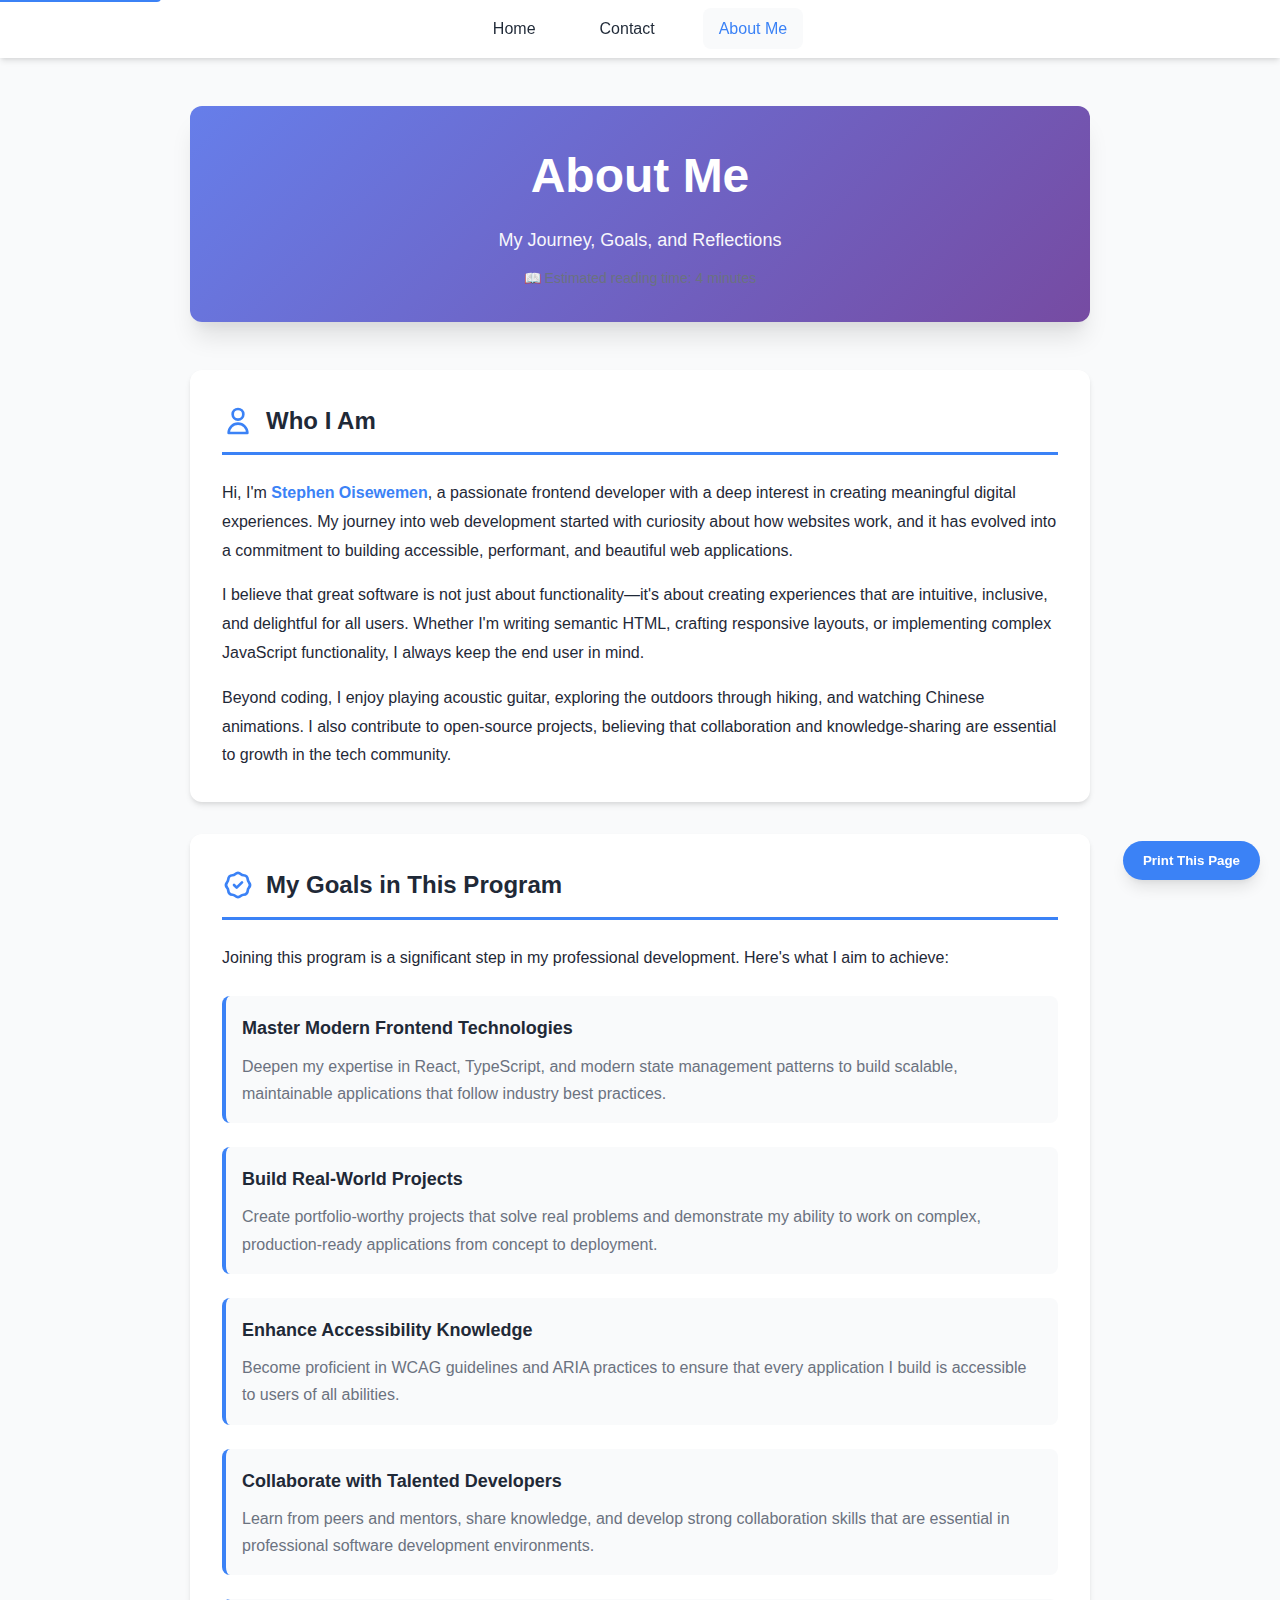
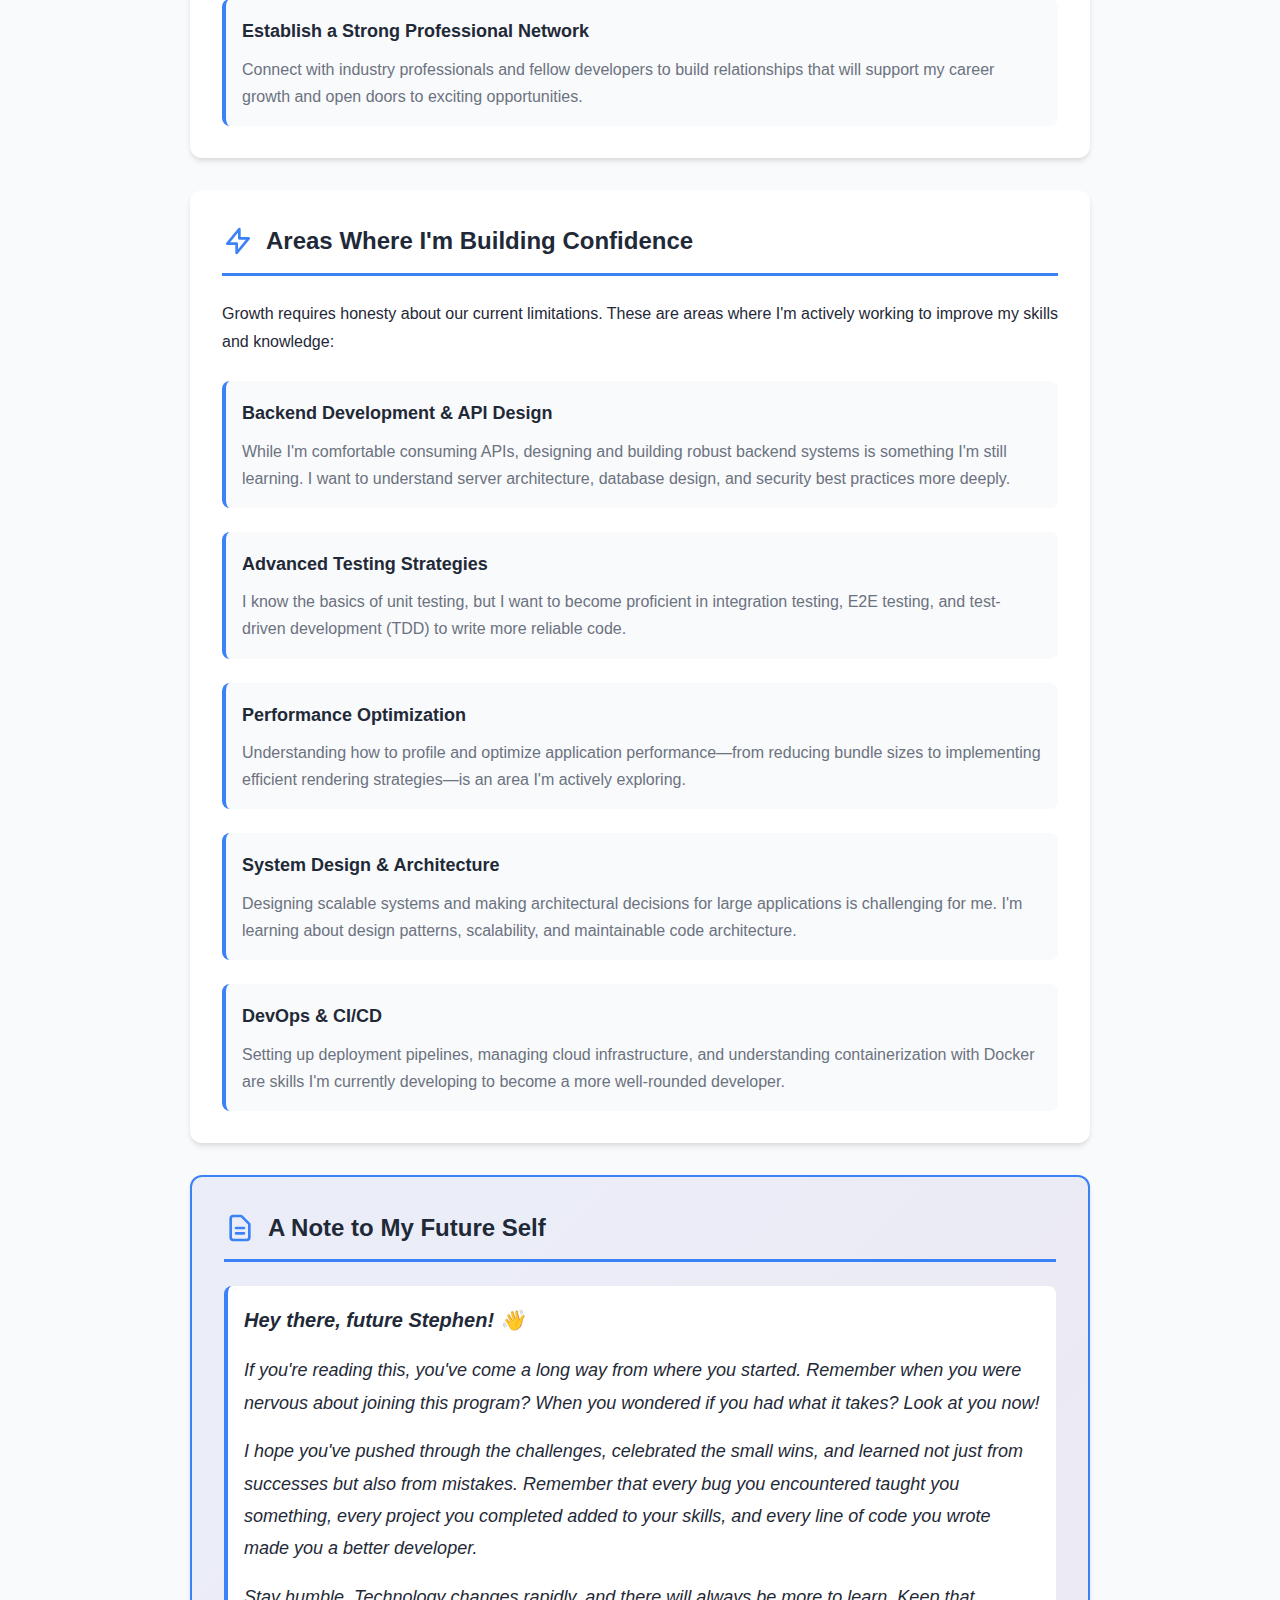
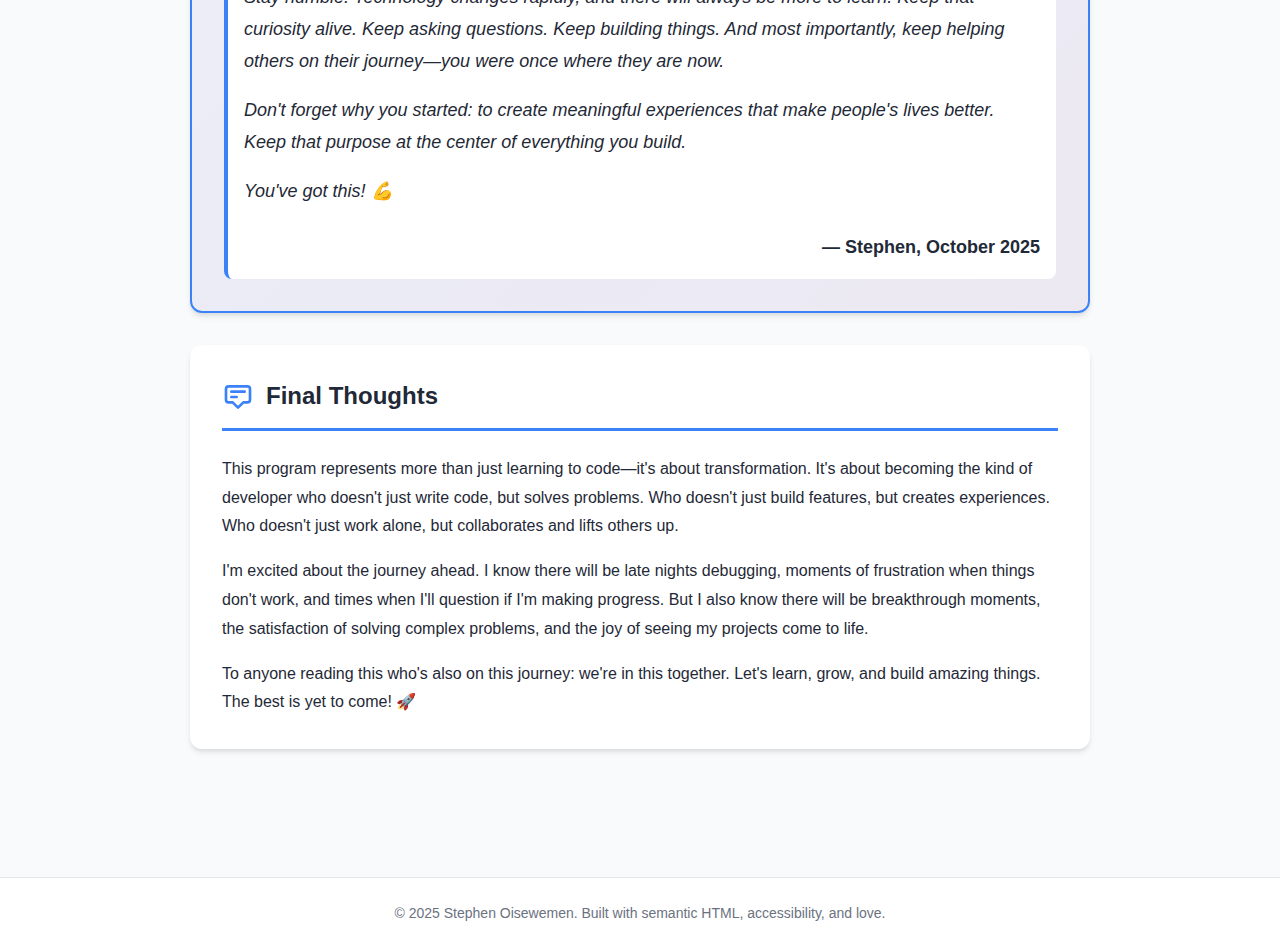
<file: about.html>
<!DOCTYPE html>
<html lang="en">
  <head>
    <meta charset="UTF-8" />
    <meta name="viewport" content="width=device-width, initial-scale=1.0" />
    <title>About Me - My Journey & Reflections</title>
    <link rel="stylesheet" href="styles.css" />
  </head>
  <body>
    <nav class="main-nav">
      <ul class="nav-links">
        <li><a href="index.html">Home</a></li>
        <li><a href="contact.html">Contact</a></li>
        <li><a href="about.html" aria-current="page">About Me</a></li>
      </ul>
    </nav>

    <main data-testid="test-about-page" class="about-main">
      <div class="about-container">
        <header class="about-header">
          <h1>About Me</h1>
          <p class="about-subtitle">My Journey, Goals, and Reflections</p>
        </header>

        <!-- Bio Section -->
        <section class="about-section" data-testid="test-about-bio">
          <h2>
            <svg
              class="section-icon"
              viewBox="0 0 24 24"
              fill="none"
              stroke="currentColor"
              aria-hidden="true"
            >
              <path
                stroke-linecap="round"
                stroke-linejoin="round"
                stroke-width="2"
                d="M16 7a4 4 0 11-8 0 4 4 0 018 0zM12 14a7 7 0 00-7 7h14a7 7 0 00-7-7z"
              />
            </svg>
            Who I Am
          </h2>
          <div class="section-content">
            <p>
              Hi, I'm <strong>Stephen Oisewemen</strong>, a passionate frontend
              developer with a deep interest in creating meaningful digital
              experiences. My journey into web development started with
              curiosity about how websites work, and it has evolved into a
              commitment to building accessible, performant, and beautiful web
              applications.
            </p>
            <p>
              I believe that great software is not just about functionality—it's
              about creating experiences that are intuitive, inclusive, and
              delightful for all users. Whether I'm writing semantic HTML,
              crafting responsive layouts, or implementing complex JavaScript
              functionality, I always keep the end user in mind.
            </p>
            <p>
              Beyond coding, I enjoy playing acoustic guitar, exploring the
              outdoors through hiking, and watching Chinese animations. I also
              contribute to open-source projects, believing that collaboration
              and knowledge-sharing are essential to growth in the tech
              community.
            </p>
          </div>
        </section>

        <!-- Goals Section -->
        <section class="about-section" data-testid="test-about-goals">
          <h2>
            <svg
              class="section-icon"
              viewBox="0 0 24 24"
              fill="none"
              stroke="currentColor"
              aria-hidden="true"
            >
              <path
                stroke-linecap="round"
                stroke-linejoin="round"
                stroke-width="2"
                d="M9 12l2 2 4-4M7.835 4.697a3.42 3.42 0 001.946-.806 3.42 3.42 0 014.438 0 3.42 3.42 0 001.946.806 3.42 3.42 0 013.138 3.138 3.42 3.42 0 00.806 1.946 3.42 3.42 0 010 4.438 3.42 3.42 0 00-.806 1.946 3.42 3.42 0 01-3.138 3.138 3.42 3.42 0 00-1.946.806 3.42 3.42 0 01-4.438 0 3.42 3.42 0 00-1.946-.806 3.42 3.42 0 01-3.138-3.138 3.42 3.42 0 00-.806-1.946 3.42 3.42 0 010-4.438 3.42 3.42 0 00.806-1.946 3.42 3.42 0 013.138-3.138z"
              />
            </svg>
            My Goals in This Program
          </h2>
          <div class="section-content">
            <p>
              Joining this program is a significant step in my professional
              development. Here's what I aim to achieve:
            </p>
            <ul class="goals-list">
              <li>
                <h3>Master Modern Frontend Technologies</h3>
                <p>
                  Deepen my expertise in React, TypeScript, and modern state
                  management patterns to build scalable, maintainable
                  applications that follow industry best practices.
                </p>
              </li>
              <li>
                <h3>Build Real-World Projects</h3>
                <p>
                  Create portfolio-worthy projects that solve real problems and
                  demonstrate my ability to work on complex, production-ready
                  applications from concept to deployment.
                </p>
              </li>
              <li>
                <h3>Enhance Accessibility Knowledge</h3>
                <p>
                  Become proficient in WCAG guidelines and ARIA practices to
                  ensure that every application I build is accessible to users
                  of all abilities.
                </p>
              </li>
              <li>
                <h3>Collaborate with Talented Developers</h3>
                <p>
                  Learn from peers and mentors, share knowledge, and develop
                  strong collaboration skills that are essential in professional
                  software development environments.
                </p>
              </li>
              <li>
                <h3>Establish a Strong Professional Network</h3>
                <p>
                  Connect with industry professionals and fellow developers to
                  build relationships that will support my career growth and
                  open doors to exciting opportunities.
                </p>
              </li>
            </ul>
          </div>
        </section>

        <!-- Confidence Section -->
        <section class="about-section" data-testid="test-about-confidence">
          <h2>
            <svg
              class="section-icon"
              viewBox="0 0 24 24"
              fill="none"
              stroke="currentColor"
              aria-hidden="true"
            >
              <path
                stroke-linecap="round"
                stroke-linejoin="round"
                stroke-width="2"
                d="M13 10V3L4 14h7v7l9-11h-7z"
              />
            </svg>
            Areas Where I'm Building Confidence
          </h2>
          <div class="section-content">
            <p>
              Growth requires honesty about our current limitations. These are
              areas where I'm actively working to improve my skills and
              knowledge:
            </p>
            <ul class="confidence-list">
              <li>
                <h3>Backend Development & API Design</h3>
                <p>
                  While I'm comfortable consuming APIs, designing and building
                  robust backend systems is something I'm still learning. I want
                  to understand server architecture, database design, and
                  security best practices more deeply.
                </p>
              </li>
              <li>
                <h3>Advanced Testing Strategies</h3>
                <p>
                  I know the basics of unit testing, but I want to become
                  proficient in integration testing, E2E testing, and
                  test-driven development (TDD) to write more reliable code.
                </p>
              </li>
              <li>
                <h3>Performance Optimization</h3>
                <p>
                  Understanding how to profile and optimize application
                  performance—from reducing bundle sizes to implementing
                  efficient rendering strategies—is an area I'm actively
                  exploring.
                </p>
              </li>
              <li>
                <h3>System Design & Architecture</h3>
                <p>
                  Designing scalable systems and making architectural decisions
                  for large applications is challenging for me. I'm learning
                  about design patterns, scalability, and maintainable code
                  architecture.
                </p>
              </li>
              <li>
                <h3>DevOps & CI/CD</h3>
                <p>
                  Setting up deployment pipelines, managing cloud
                  infrastructure, and understanding containerization with Docker
                  are skills I'm currently developing to become a more
                  well-rounded developer.
                </p>
              </li>
            </ul>
          </div>
        </section>

        <!-- Future Note Section -->
        <section
          class="about-section note-section"
          data-testid="test-about-future-note"
        >
          <h2>
            <svg
              class="section-icon"
              viewBox="0 0 24 24"
              fill="none"
              stroke="currentColor"
              aria-hidden="true"
            >
              <path
                stroke-linecap="round"
                stroke-linejoin="round"
                stroke-width="2"
                d="M9 12h6m-6 4h6m2 5H7a2 2 0 01-2-2V5a2 2 0 012-2h5.586a1 1 0 01.707.293l5.414 5.414a1 1 0 01.293.707V19a2 2 0 01-2 2z"
              />
            </svg>
            A Note to My Future Self
          </h2>
          <div class="section-content note-content">
            <blockquote>
              <p>Hey there, future Stephen! 👋</p>
              <p>
                If you're reading this, you've come a long way from where you
                started. Remember when you were nervous about joining this
                program? When you wondered if you had what it takes? Look at you
                now!
              </p>
              <p>
                I hope you've pushed through the challenges, celebrated the
                small wins, and learned not just from successes but also from
                mistakes. Remember that every bug you encountered taught you
                something, every project you completed added to your skills, and
                every line of code you wrote made you a better developer.
              </p>
              <p>
                Stay humble. Technology changes rapidly, and there will always
                be more to learn. Keep that curiosity alive. Keep asking
                questions. Keep building things. And most importantly, keep
                helping others on their journey—you were once where they are
                now.
              </p>
              <p>
                Don't forget why you started: to create meaningful experiences
                that make people's lives better. Keep that purpose at the center
                of everything you build.
              </p>
              <p>You've got this! 💪</p>
              <p class="signature">— Stephen, October 2025</p>
            </blockquote>
          </div>
        </section>

        <!-- Extra Thoughts Section -->
        <section class="about-section" data-testid="test-about-extra">
          <h2>
            <svg
              class="section-icon"
              viewBox="0 0 24 24"
              fill="none"
              stroke="currentColor"
              aria-hidden="true"
            >
              <path
                stroke-linecap="round"
                stroke-linejoin="round"
                stroke-width="2"
                d="M7 8h10M7 12h4m1 8l-4-4H5a2 2 0 01-2-2V6a2 2 0 012-2h14a2 2 0 012 2v8a2 2 0 01-2 2h-3l-4 4z"
              />
            </svg>
            Final Thoughts
          </h2>
          <div class="section-content">
            <p>
              This program represents more than just learning to code—it's about
              transformation. It's about becoming the kind of developer who
              doesn't just write code, but solves problems. Who doesn't just
              build features, but creates experiences. Who doesn't just work
              alone, but collaborates and lifts others up.
            </p>
            <p>
              I'm excited about the journey ahead. I know there will be late
              nights debugging, moments of frustration when things don't work,
              and times when I'll question if I'm making progress. But I also
              know there will be breakthrough moments, the satisfaction of
              solving complex problems, and the joy of seeing my projects come
              to life.
            </p>
            <p>
              To anyone reading this who's also on this journey: we're in this
              together. Let's learn, grow, and build amazing things. The best is
              yet to come! 🚀
            </p>
          </div>
        </section>
      </div>
    </main>

    <footer class="about-footer">
      <p>
        &copy; 2025 Stephen Oisewemen. Built with semantic HTML, accessibility,
        and love.
      </p>
    </footer>

    <script src="script.js"></script>
  </body>
</html>
</file>
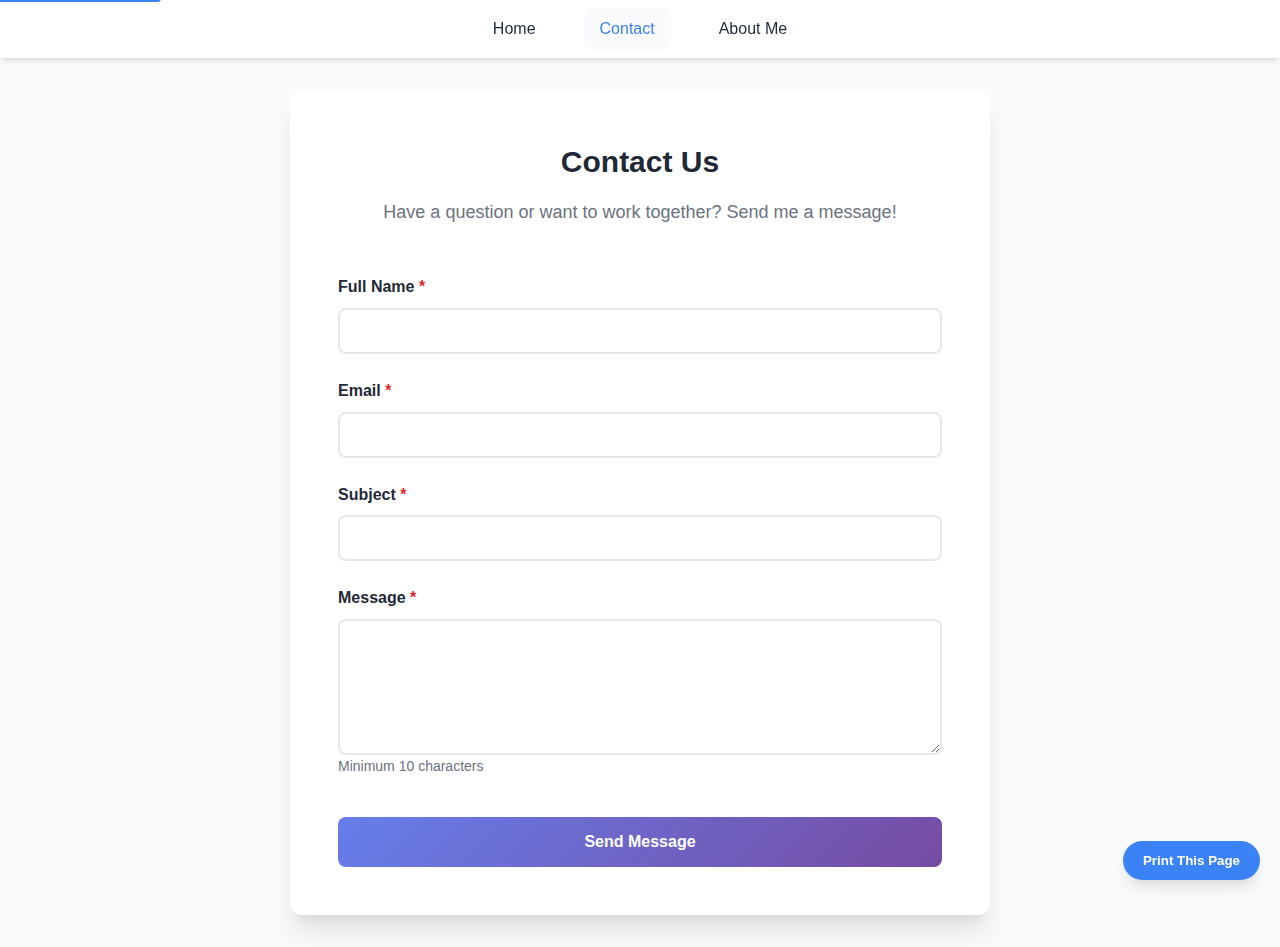
<file: contact.html>
<!DOCTYPE html>
<html lang="en">
  <head>
    <meta charset="UTF-8" />
    <meta name="viewport" content="width=device-width, initial-scale=1.0" />
    <title>Contact Us - Get in Touch</title>
    <link rel="stylesheet" href="styles.css" />
  </head>
  <body>
    <nav class="main-nav">
      <ul class="nav-links">
        <li><a href="index.html">Home</a></li>
        <li><a href="contact.html" aria-current="page">Contact</a></li>
        <li><a href="about.html">About Me</a></li>
      </ul>
    </nav>

    <main class="contact-main">
      <div class="contact-container">
        <header class="contact-header">
          <h1>Contact Us</h1>
          <p>Have a question or want to work together? Send me a message!</p>
        </header>

        <form
          id="contactForm"
          class="contact-form"
          novalidate
          aria-labelledby="contact-form-heading"
        >
          <h2 id="contact-form-heading" class="sr-only">Contact Form</h2>

          <!-- Full Name Field -->
          <div class="form-group">
            <label for="fullName" class="form-label">
              Full Name <span aria-label="required">*</span>
            </label>
            <input
              type="text"
              id="fullName"
              name="fullName"
              data-testid="test-contact-name"
              class="form-input"
              aria-required="true"
              aria-describedby="error-name"
              autocomplete="name"
            />
            <div
              id="error-name"
              class="error-message"
              data-testid="test-contact-error-name"
              role="alert"
              aria-live="polite"
            ></div>
          </div>

          <!-- Email Field -->
          <div class="form-group">
            <label for="email" class="form-label">
              Email <span aria-label="required">*</span>
            </label>
            <input
              type="email"
              id="email"
              name="email"
              data-testid="test-contact-email"
              class="form-input"
              aria-required="true"
              aria-describedby="error-email"
              autocomplete="email"
            />
            <div
              id="error-email"
              class="error-message"
              data-testid="test-contact-error-email"
              role="alert"
              aria-live="polite"
            ></div>
          </div>

          <!-- Subject Field -->
          <div class="form-group">
            <label for="subject" class="form-label">
              Subject <span aria-label="required">*</span>
            </label>
            <input
              type="text"
              id="subject"
              name="subject"
              data-testid="test-contact-subject"
              class="form-input"
              aria-required="true"
              aria-describedby="error-subject"
            />
            <div
              id="error-subject"
              class="error-message"
              data-testid="test-contact-error-subject"
              role="alert"
              aria-live="polite"
            ></div>
          </div>

          <!-- Message Field -->
          <div class="form-group">
            <label for="message" class="form-label">
              Message <span aria-label="required">*</span>
            </label>
            <textarea
              id="message"
              name="message"
              data-testid="test-contact-message"
              class="form-textarea"
              rows="6"
              aria-required="true"
              aria-describedby="error-message message-help"
            ></textarea>
            <div id="message-help" class="form-help">Minimum 10 characters</div>
            <div
              id="error-message"
              class="error-message"
              data-testid="test-contact-error-message"
              role="alert"
              aria-live="polite"
            ></div>
          </div>

          <!-- Submit Button -->
          <button
            type="submit"
            data-testid="test-contact-submit"
            class="submit-button"
          >
            Send Message
          </button>

          <!-- Success Message -->
          <div
            id="successMessage"
            class="success-message"
            data-testid="test-contact-success"
            role="status"
            aria-live="polite"
            aria-atomic="true"
          ></div>
        </form>
      </div>
    </main>

    <script src="script.js"></script>
  </body>
</html>
</file>
<file: styles.css>
*,
*::before,
*::after {
  box-sizing: border-box;
  margin: 0;
  padding: 0;
}

:root {
  /* Color Palette */
  --primary-color: #3b82f6;
  --primary-dark: #2563eb;
  --text-primary: #1f2937;
  --text-secondary: #6b7280;
  --bg-primary: #ffffff;
  --bg-secondary: #f9fafb;
  --bg-tertiary: #f3f4f6;
  --border-color: #e5e7eb;
  --shadow-sm: 0 1px 2px 0 rgba(0, 0, 0, 0.05);
  --shadow-md: 0 4px 6px -1px rgba(0, 0, 0, 0.1),
    0 2px 4px -1px rgba(0, 0, 0, 0.06);
  --shadow-lg: 0 10px 15px -3px rgba(0, 0, 0, 0.1),
    0 4px 6px -2px rgba(0, 0, 0, 0.05);
  --shadow-xl: 0 20px 25px -5px rgba(0, 0, 0, 0.1),
    0 10px 10px -5px rgba(0, 0, 0, 0.04);

  /* Spacing */
  --spacing-xs: 0.5rem;
  --spacing-sm: 0.75rem;
  --spacing-md: 1rem;
  --spacing-lg: 1.5rem;
  --spacing-xl: 2rem;
  --spacing-2xl: 3rem;

  /* Typography */
  --font-family: -apple-system, BlinkMacSystemFont, "Segoe UI", "Roboto",
    "Oxygen", "Ubuntu", "Cantarell", "Fira Sans", "Droid Sans", "Helvetica Neue",
    sans-serif;
  --font-size-sm: 0.875rem;
  --font-size-base: 1rem;
  --font-size-lg: 1.125rem;
  --font-size-xl: 1.25rem;
  --font-size-2xl: 1.5rem;
  --font-size-3xl: 1.875rem;

  /* Border Radius */
  --radius-sm: 0.375rem;
  --radius-md: 0.5rem;
  --radius-lg: 0.75rem;
  --radius-full: 9999px;

  /* Transitions */
  --transition-fast: 150ms ease-in-out;
  --transition-base: 200ms ease-in-out;
  --transition-slow: 300ms ease-in-out;
}

html {
  font-size: 16px;
  -webkit-font-smoothing: antialiased;
  -moz-osx-font-smoothing: grayscale;
}

body {
  font-family: var(--font-family);
  color: var(--text-primary);
  background-color: var(--bg-secondary);
  line-height: 1.6;
  min-height: 100vh;
  display: flex;
  flex-direction: column;
}

/* Navigation */
.main-nav {
  background-color: var(--bg-primary);
  box-shadow: var(--shadow-md);
  position: sticky;
  top: 0;
  z-index: 1000;
}

.nav-links {
  list-style: none;
  display: flex;
  justify-content: center;
  gap: var(--spacing-xl);
  padding: var(--spacing-md) var(--spacing-lg);
  margin: 0;
}

.nav-links a {
  color: var(--text-primary);
  text-decoration: none;
  font-weight: 500;
  padding: var(--spacing-sm) var(--spacing-md);
  border-radius: var(--radius-md);
  transition: all var(--transition-base);
}

.nav-links a:hover {
  background-color: var(--bg-secondary);
  color: var(--primary-color);
}

.nav-links a[aria-current="page"] {
  color: var(--primary-color);
  background-color: var(--bg-secondary);
}

.nav-links a:focus {
  outline: 3px solid var(--primary-color);
  outline-offset: 2px;
}

main {
  flex: 1;
  display: flex;
  justify-content: center;
  align-items: center;
  padding: var(--spacing-lg);
}

/* Profile card */
.profile-card {
  background-color: var(--bg-primary);
  border-radius: var(--radius-lg);
  box-shadow: var(--shadow-xl);
  max-width: 900px;
  width: 100%;
  overflow: hidden;
  transition: box-shadow var(--transition-base);
}

.profile-card:hover {
  box-shadow: 0 25px 50px -12px rgba(0, 0, 0, 0.15);
}

/* Profile Header */
.profile-header {
  display: flex;
  flex-direction: column;
  gap: var(--spacing-lg);
  padding: var(--spacing-xl);
  background: linear-gradient(135deg, #667eea 0%, #764ba2 100%);
  color: white;
  position: relative;
}

.profile-header::after {
  content: "";
  position: absolute;
  bottom: 0;
  left: 0;
  right: 0;
  height: 4px;
  background: linear-gradient(90deg, #3b82f6, #8b5cf6, #ec4899);
}

.profile-avatar-container {
  align-self: center;
  margin-bottom: var(--spacing-sm);
}

.profile-avatar {
  width: 150px;
  height: 150px;
  border-radius: var(--radius-full);
  object-fit: cover;
  border: 4px solid rgba(255, 255, 255, 0.3);
  box-shadow: var(--shadow-lg);
  transition: transform var(--transition-base),
    box-shadow var(--transition-base);
}

.profile-avatar:hover {
  transform: scale(1.05);
  box-shadow: 0 20px 25px -5px rgba(0, 0, 0, 0.3);
}

.profile-info {
  text-align: center;
}

.profile-name {
  font-size: var(--font-size-3xl);
  font-weight: 700;
  margin-bottom: var(--spacing-sm);
  line-height: 1.2;
}

.profile-bio {
  font-size: var(--font-size-base);
  line-height: 1.7;
  margin-bottom: var(--spacing-lg);
  opacity: 0.95;
  max-width: 600px;
  margin-left: auto;
  margin-right: auto;
}

.profile-time-wrapper {
  display: inline-flex;
  align-items: center;
  gap: var(--spacing-sm);
  background-color: rgba(255, 255, 255, 0.2);
  padding: var(--spacing-sm) var(--spacing-md);
  border-radius: var(--radius-full);
  font-size: var(--font-size-sm);
  backdrop-filter: blur(10px);
}

.profile-time-label {
  font-weight: 500;
}

.profile-time {
  font-weight: 700;
  font-family: "Courier New", monospace;
  letter-spacing: 0.5px;
}

/* Social Links */
.profile-social {
  padding: var(--spacing-xl);
  background-color: var(--bg-secondary);
  border-bottom: 1px solid var(--border-color);
}

.section-title {
  font-size: var(--font-size-xl);
  font-weight: 600;
  margin-bottom: var(--spacing-lg);
  color: var(--text-primary);
}

.social-links {
  list-style: none;
  display: grid;
  grid-template-columns: repeat(auto-fit, minmax(140px, 1fr));
  gap: var(--spacing-md);
}

.social-links a {
  display: flex;
  align-items: center;
  gap: var(--spacing-sm);
  padding: var(--spacing-sm) var(--spacing-md);
  background-color: var(--bg-primary);
  color: var(--text-primary);
  text-decoration: none;
  border-radius: var(--radius-md);
  border: 1px solid var(--border-color);
  transition: all var(--transition-base);
  font-weight: 500;
  font-size: var(--font-size-sm);
}

.social-links a:hover {
  background-color: var(--primary-color);
  color: white;
  border-color: var(--primary-color);
  transform: translateY(-2px);
  box-shadow: var(--shadow-md);
}

.social-links a:focus {
  outline: 3px solid var(--primary-color);
  outline-offset: 2px;
}

.social-links a:active {
  transform: translateY(0);
}

.social-icon {
  width: 20px;
  height: 20px;
  flex-shrink: 0;
}

/* Profile Section */
.profile-section {
  padding: var(--spacing-xl);
  border-bottom: 1px solid var(--border-color);
}

.profile-section:last-child {
  border-bottom: none;
}

.profile-list {
  list-style: none;
  display: grid;
  gap: var(--spacing-sm);
}

.profile-list li {
  padding: var(--spacing-sm) var(--spacing-md);
  background-color: var(--bg-secondary);
  border-radius: var(--radius-sm);
  border-left: 3px solid var(--primary-color);
  transition: all var(--transition-fast);
  position: relative;
  padding-left: var(--spacing-lg);
}

.profile-list li::before {
  content: "•";
  position: absolute;
  left: var(--spacing-sm);
  color: var(--primary-color);
  font-weight: bold;
  font-size: var(--font-size-lg);
}

.profile-list li:hover {
  background-color: var(--bg-tertiary);
  transform: translateX(4px);
}

/* Tablet (768px and up) */
@media (min-width: 768px) {
  .profile-header {
    flex-direction: row;
    align-items: center;
    text-align: left;
  }

  .profile-avatar-container {
    margin-bottom: 0;
    flex-shrink: 0;
  }

  .profile-info {
    text-align: left;
    flex: 1;
  }

  .profile-bio {
    margin-left: 0;
    margin-right: 0;
  }

  .profile-time-wrapper {
    display: inline-flex;
  }

  .social-links {
    grid-template-columns: repeat(2, 1fr);
  }
}

/* Desktop (1024px and up) */
@media (min-width: 1024px) {
  .profile-avatar {
    width: 180px;
    height: 180px;
  }

  .likes-dislikes {
    display: grid;
    grid-template-columns: 1fr 1fr;
  }

  .profile-name {
    font-size: 2.25rem;
  }

  .profile-bio {
    font-size: var(--font-size-lg);
  }

  .social-links {
    grid-template-columns: repeat(4, 1fr);
  }
}

/* Mobile (below 640px) - Enhanced spacing */
@media (max-width: 639px) {
  main {
    padding: var(--spacing-md);
  }

  .nav-links {
    gap: var(--spacing-sm);
    padding: var(--spacing-sm);
  }

  .nav-links a {
    padding: var(--spacing-xs) var(--spacing-sm);
    font-size: var(--font-size-sm);
  }

  .profile-header,
  .profile-social,
  .profile-section {
    padding: var(--spacing-lg);
  }

  .profile-avatar {
    width: 120px;
    height: 120px;
  }

  .profile-name {
    font-size: var(--font-size-2xl);
  }

  .profile-bio {
    font-size: var(--font-size-sm);
  }

  .social-links {
    grid-template-columns: 1fr;
  }
}

@media (max-width: 480px) {
  .nav-links {
    flex-direction: column;
    gap: var(--spacing-xs);
  }

  .nav-links a {
    text-align: center;
  }
}

/* Focus visible for keyboard navigation */
*:focus-visible {
  outline: 3px solid var(--primary-color);
  outline-offset: 2px;
  border-radius: var(--radius-sm);
}

/* Reduced motion for users who prefer it */
@media (prefers-reduced-motion: reduce) {
  *,
  *::before,
  *::after {
    animation-duration: 0.01ms !important;
    animation-iteration-count: 1 !important;
    transition-duration: 0.01ms !important;
  }
}

/* High contrast mode support */
@media (prefers-contrast: high) {
  .profile-card {
    border: 2px solid var(--text-primary);
  }

  .social-links a {
    border-width: 2px;
  }
}

/* Dark mode support (optional enhancement) */
@media (prefers-color-scheme: dark) {
  :root {
    --text-primary: #f9fafb;
    --text-secondary: #d1d5db;
    --bg-primary: #1f2937;
    --bg-secondary: #111827;
    --bg-tertiary: #374151;
    --border-color: #374151;
  }

  .profile-header {
    background: linear-gradient(135deg, #4c1d95 0%, #5b21b6 100%);
  }
}

/* Print styles */
@media print {
  body {
    background-color: white;
  }

  .profile-card {
    box-shadow: none;
    max-width: 100%;
  }

  .social-links a {
    color: black;
    text-decoration: underline;
  }
}


/* Contact Page Specific Styles */

/* Navigation */
.main-nav {
  background-color: var(--bg-primary);
  box-shadow: var(--shadow-md);
  position: sticky;
  top: 0;
  z-index: 1000;
}

.nav-links {
  list-style: none;
  display: flex;
  justify-content: center;
  gap: var(--spacing-xl);
  padding: var(--spacing-md) var(--spacing-lg);
  margin: 0;
}

.nav-links a {
  color: var(--text-primary);
  text-decoration: none;
  font-weight: 500;
  padding: var(--spacing-sm) var(--spacing-md);
  border-radius: var(--radius-md);
  transition: all var(--transition-base);
}

.nav-links a:hover {
  background-color: var(--bg-secondary);
  color: var(--primary-color);
}

.nav-links a[aria-current="page"] {
  color: var(--primary-color);
  background-color: var(--bg-secondary);
}

.nav-links a:focus {
  outline: 3px solid var(--primary-color);
  outline-offset: 2px;
}

/* Contact Main */
.contact-main {
  min-height: calc(100vh - 60px);
  display: flex;
  justify-content: center;
  align-items: center;
  padding: var(--spacing-xl);
}

.contact-container {
  background-color: var(--bg-primary);
  border-radius: var(--radius-lg);
  box-shadow: var(--shadow-xl);
  max-width: 700px;
  width: 100%;
  padding: var(--spacing-2xl);
}

.contact-header {
  text-align: center;
  margin-bottom: var(--spacing-2xl);
}

.contact-header h1 {
  font-size: var(--font-size-3xl);
  color: var(--text-primary);
  margin-bottom: var(--spacing-sm);
}

.contact-header p {
  color: var(--text-secondary);
  font-size: var(--font-size-lg);
}

/* Form Styles */
.contact-form {
  display: flex;
  flex-direction: column;
  gap: var(--spacing-lg);
}

.sr-only {
  position: absolute;
  width: 1px;
  height: 1px;
  padding: 0;
  margin: -1px;
  overflow: hidden;
  clip: rect(0, 0, 0, 0);
  white-space: nowrap;
  border-width: 0;
}

.form-group {
  display: flex;
  flex-direction: column;
  gap: var(--spacing-xs);
}

.form-label {
  font-weight: 600;
  color: var(--text-primary);
  font-size: var(--font-size-base);
}

.form-label span {
  color: #dc2626;
}

.form-input,
.form-textarea {
  padding: var(--spacing-sm) var(--spacing-md);
  border: 2px solid var(--border-color);
  border-radius: var(--radius-md);
  font-family: var(--font-family);
  font-size: var(--font-size-base);
  color: var(--text-primary);
  background-color: var(--bg-primary);
  transition: all var(--transition-base);
  width: 100%;
}

.form-input:focus,
.form-textarea:focus {
  outline: none;
  border-color: var(--primary-color);
  box-shadow: 0 0 0 3px rgba(59, 130, 246, 0.1);
}

.form-input:hover:not(:focus),
.form-textarea:hover:not(:focus) {
  border-color: var(--text-secondary);
}

.form-input.error,
.form-textarea.error {
  border-color: #dc2626;
}

.form-input.error:focus,
.form-textarea.error:focus {
  box-shadow: 0 0 0 3px rgba(220, 38, 38, 0.1);
}

.form-textarea {
  resize: vertical;
  min-height: 120px;
}

.form-help {
  font-size: var(--font-size-sm);
  color: var(--text-secondary);
  margin-top: calc(-1 * var(--spacing-xs));
}

.error-message {
  color: #dc2626;
  font-size: var(--font-size-sm);
  font-weight: 500;
  min-height: 1.25rem;
  display: none;
}

.error-message:not(:empty) {
  display: block;
}

.submit-button {
  background: linear-gradient(135deg, #667eea 0%, #764ba2 100%);
  color: white;
  border: none;
  padding: var(--spacing-md) var(--spacing-xl);
  font-size: var(--font-size-base);
  font-weight: 600;
  border-radius: var(--radius-md);
  cursor: pointer;
  transition: all var(--transition-base);
  margin-top: var(--spacing-md);
}

.submit-button:hover {
  transform: translateY(-2px);
  box-shadow: var(--shadow-lg);
}

.submit-button:active {
  transform: translateY(0);
}

.submit-button:focus {
  outline: 3px solid var(--primary-color);
  outline-offset: 2px;
}

.submit-button:disabled {
  opacity: 0.6;
  cursor: not-allowed;
  transform: none;
}

.success-message {
  background-color: #dcfce7;
  border: 2px solid #16a34a;
  color: #166534;
  padding: var(--spacing-md);
  border-radius: var(--radius-md);
  font-weight: 500;
  text-align: center;
  display: none;
  animation: slideDown 0.3s ease-out;
}

.success-message:not(:empty) {
  display: block;
}

@keyframes slideDown {
  from {
    opacity: 0;
    transform: translateY(-10px);
  }
  to {
    opacity: 1;
    transform: translateY(0);
  }
}

/* Responsive Design */
@media (max-width: 768px) {
  .nav-links {
    gap: var(--spacing-sm);
    padding: var(--spacing-sm);
  }

  .nav-links a {
    padding: var(--spacing-xs) var(--spacing-sm);
    font-size: var(--font-size-sm);
  }

  .contact-main {
    padding: var(--spacing-md);
  }

  .contact-container {
    padding: var(--spacing-lg);
  }

  .contact-header h1 {
    font-size: var(--font-size-2xl);
  }

  .contact-header p {
    font-size: var(--font-size-base);
  }
}

@media (max-width: 480px) {
  .contact-container {
    padding: var(--spacing-md);
  }

  .nav-links {
    flex-direction: column;
    gap: var(--spacing-xs);
  }

  .nav-links a {
    text-align: center;
  }
}

/* Dark Mode Support */
@media (prefers-color-scheme: dark) {
  .success-message {
    background-color: #14532d;
    border-color: #22c55e;
    color: #86efac;
  }

  .form-input,
  .form-textarea {
    background-color: var(--bg-tertiary);
  }
}

/* High Contrast Mode */
@media (prefers-contrast: high) {
  .form-input,
  .form-textarea {
    border-width: 3px;
  }

  .submit-button {
    border: 2px solid white;
  }
}

/* Reduced Motion */
@media (prefers-reduced-motion: reduce) {
  .success-message {
    animation: none;
  }
}


/* About Page Specific Styles */

/* Main Navigation (shared with contact page) */
.main-nav {
  background-color: var(--bg-primary);
  box-shadow: var(--shadow-md);
  position: sticky;
  top: 0;
  z-index: 1000;
}

.nav-links {
  list-style: none;
  display: flex;
  justify-content: center;
  gap: var(--spacing-xl);
  padding: var(--spacing-md) var(--spacing-lg);
  margin: 0;
}

.nav-links a {
  color: var(--text-primary);
  text-decoration: none;
  font-weight: 500;
  padding: var(--spacing-sm) var(--spacing-md);
  border-radius: var(--radius-md);
  transition: all var(--transition-base);
}

.nav-links a:hover {
  background-color: var(--bg-secondary);
  color: var(--primary-color);
}

.nav-links a[aria-current="page"] {
  color: var(--primary-color);
  background-color: var(--bg-secondary);
}

.nav-links a:focus {
  outline: 3px solid var(--primary-color);
  outline-offset: 2px;
}

/* About Main */
.about-main {
  min-height: calc(100vh - 60px);
  padding: var(--spacing-2xl) var(--spacing-lg);
}

.about-container {
  max-width: 900px;
  margin: 0 auto;
}

.about-header {
  text-align: center;
  margin-bottom: var(--spacing-2xl);
  padding: var(--spacing-xl);
  background: linear-gradient(135deg, #667eea 0%, #764ba2 100%);
  color: white;
  border-radius: var(--radius-lg);
  box-shadow: var(--shadow-xl);
}

.about-header h1 {
  font-size: clamp(2rem, 5vw, 3rem);
  margin-bottom: var(--spacing-sm);
  font-weight: 700;
}

.about-subtitle {
  font-size: var(--font-size-lg);
  opacity: 0.95;
  font-weight: 400;
}

/* About Sections */
.about-section {
  background-color: var(--bg-primary);
  padding: var(--spacing-xl);
  margin-bottom: var(--spacing-xl);
  border-radius: var(--radius-lg);
  box-shadow: var(--shadow-md);
  transition: all var(--transition-base);
}

.about-section:hover {
  box-shadow: var(--shadow-lg);
  transform: translateY(-2px);
}

.about-section h2 {
  display: flex;
  align-items: center;
  gap: var(--spacing-sm);
  font-size: var(--font-size-2xl);
  color: var(--text-primary);
  margin-bottom: var(--spacing-lg);
  padding-bottom: var(--spacing-sm);
  border-bottom: 3px solid var(--primary-color);
}

.section-icon {
  width: 32px;
  height: 32px;
  color: var(--primary-color);
  flex-shrink: 0;
}

.section-content {
  color: var(--text-primary);
  line-height: 1.8;
}

.section-content p {
  margin-bottom: var(--spacing-md);
}

.section-content p:last-child {
  margin-bottom: 0;
}

.section-content strong {
  color: var(--primary-color);
  font-weight: 600;
}

/* Lists */
.goals-list,
.confidence-list {
  list-style: none;
  display: flex;
  flex-direction: column;
  gap: var(--spacing-lg);
  margin-top: var(--spacing-lg);
}

.goals-list li,
.confidence-list li {
  padding: var(--spacing-md);
  background-color: var(--bg-secondary);
  border-radius: var(--radius-md);
  border-left: 4px solid var(--primary-color);
  transition: all var(--transition-base);
}

.goals-list li:hover,
.confidence-list li:hover {
  background-color: var(--bg-tertiary);
  transform: translateX(4px);
}

.goals-list h3,
.confidence-list h3 {
  font-size: var(--font-size-lg);
  color: var(--text-primary);
  margin-bottom: var(--spacing-xs);
  font-weight: 600;
}

.goals-list p,
.confidence-list p {
  color: var(--text-secondary);
  font-size: var(--font-size-base);
  line-height: 1.7;
  margin-bottom: 0;
}

/* Note Section */
.note-section {
  background: linear-gradient(
    135deg,
    rgba(102, 126, 234, 0.1) 0%,
    rgba(118, 75, 162, 0.1) 100%
  );
  border: 2px solid var(--primary-color);
}

.note-content blockquote {
  margin: 0;
  padding: var(--spacing-md);
  border-left: 4px solid var(--primary-color);
  background-color: var(--bg-primary);
  border-radius: var(--radius-md);
  font-style: italic;
}

.note-content blockquote p {
  color: var(--text-primary);
  font-size: var(--font-size-lg);
  line-height: 1.8;
  margin-bottom: var(--spacing-md);
}

.note-content blockquote p:first-child {
  font-size: var(--font-size-xl);
  font-weight: 600;
}

.signature {
  text-align: right;
  font-style: normal;
  font-weight: 600;
  color: var(--primary-color);
  margin-top: var(--spacing-lg);
}

/* Footer */
.about-footer {
  background-color: var(--bg-primary);
  padding: var(--spacing-lg);
  text-align: center;
  color: var(--text-secondary);
  border-top: 1px solid var(--border-color);
  margin-top: var(--spacing-2xl);
}

.about-footer p {
  margin: 0;
  font-size: var(--font-size-sm);
}

/* Responsive Design */
@media (max-width: 768px) {
  .nav-links {
    gap: var(--spacing-sm);
    padding: var(--spacing-sm);
  }

  .nav-links a {
    padding: var(--spacing-xs) var(--spacing-sm);
    font-size: var(--font-size-sm);
  }

  .about-main {
    padding: var(--spacing-lg) var(--spacing-md);
  }

  .about-header {
    padding: var(--spacing-lg);
  }

  .about-section {
    padding: var(--spacing-lg);
  }

  .about-section h2 {
    font-size: var(--font-size-xl);
    flex-wrap: wrap;
  }

  .section-icon {
    width: 28px;
    height: 28px;
  }

  .goals-list h3,
  .confidence-list h3 {
    font-size: var(--font-size-base);
  }

  .note-content blockquote {
    padding: var(--spacing-sm);
  }

  .note-content blockquote p {
    font-size: var(--font-size-base);
  }
}

@media (max-width: 480px) {
  .nav-links {
    flex-direction: column;
    gap: var(--spacing-xs);
  }

  .nav-links a {
    text-align: center;
  }

  .about-main {
    padding: var(--spacing-md) var(--spacing-sm);
  }

  .about-header {
    padding: var(--spacing-md);
  }

  .about-section {
    padding: var(--spacing-md);
    margin-bottom: var(--spacing-md);
  }

  .about-section h2 {
    font-size: var(--font-size-lg);
  }

  .section-icon {
    width: 24px;
    height: 24px;
  }
}

/* Dark Mode Support */
@media (prefers-color-scheme: dark) {
  .note-section {
    background: linear-gradient(
      135deg,
      rgba(102, 126, 234, 0.15) 0%,
      rgba(118, 75, 162, 0.15) 100%
    );
  }

  .note-content blockquote {
    background-color: var(--bg-tertiary);
  }
}

/* Print Styles */
@media print {
  .main-nav,
  .about-footer {
    display: none;
  }

  .about-header {
    background: none;
    color: black;
    box-shadow: none;
  }

  .about-section {
    box-shadow: none;
    page-break-inside: avoid;
  }

  .about-section:hover {
    transform: none;
  }
}

/* Animation on scroll */
@keyframes fadeInUp {
  from {
    opacity: 0;
    transform: translateY(30px);
  }
  to {
    opacity: 1;
    transform: translateY(0);
  }
}

.about-section {
  animation: fadeInUp 0.6s ease-out backwards;
}

.about-section:nth-child(1) {
  animation-delay: 0.1s;
}

.about-section:nth-child(2) {
  animation-delay: 0.2s;
}

.about-section:nth-child(3) {
  animation-delay: 0.3s;
}

.about-section:nth-child(4) {
  animation-delay: 0.4s;
}

.about-section:nth-child(5) {
  animation-delay: 0.5s;
}

/* Reduced Motion */
@media (prefers-reduced-motion: reduce) {
  .about-section {
    animation: none;
  }

  .about-section:hover {
    transform: none;
  }

  .goals-list li:hover,
  .confidence-list li:hover {
    transform: none;
  }
}

/* High Contrast Mode */
@media (prefers-contrast: high) {
  .about-section {
    border: 2px solid var(--text-primary);
  }

  .about-section h2 {
    border-bottom-width: 4px;
  }
}
</file>
